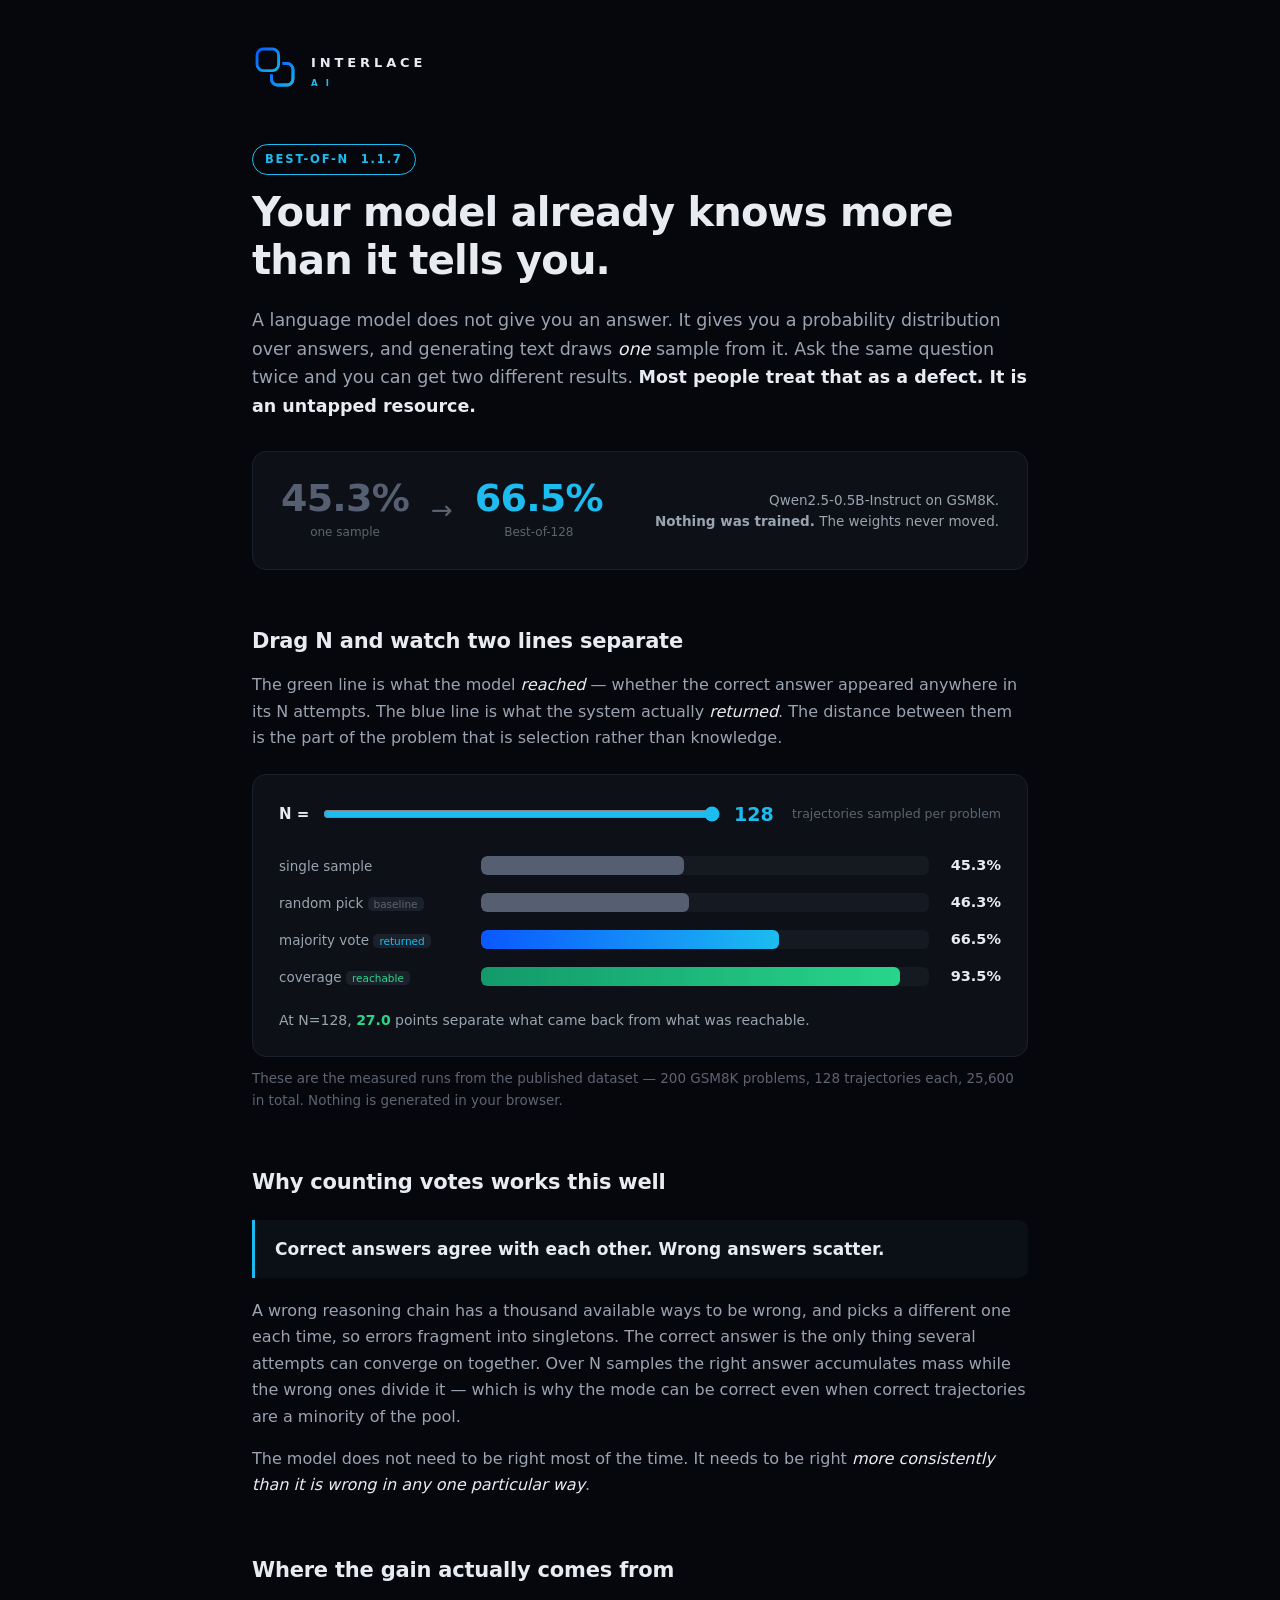
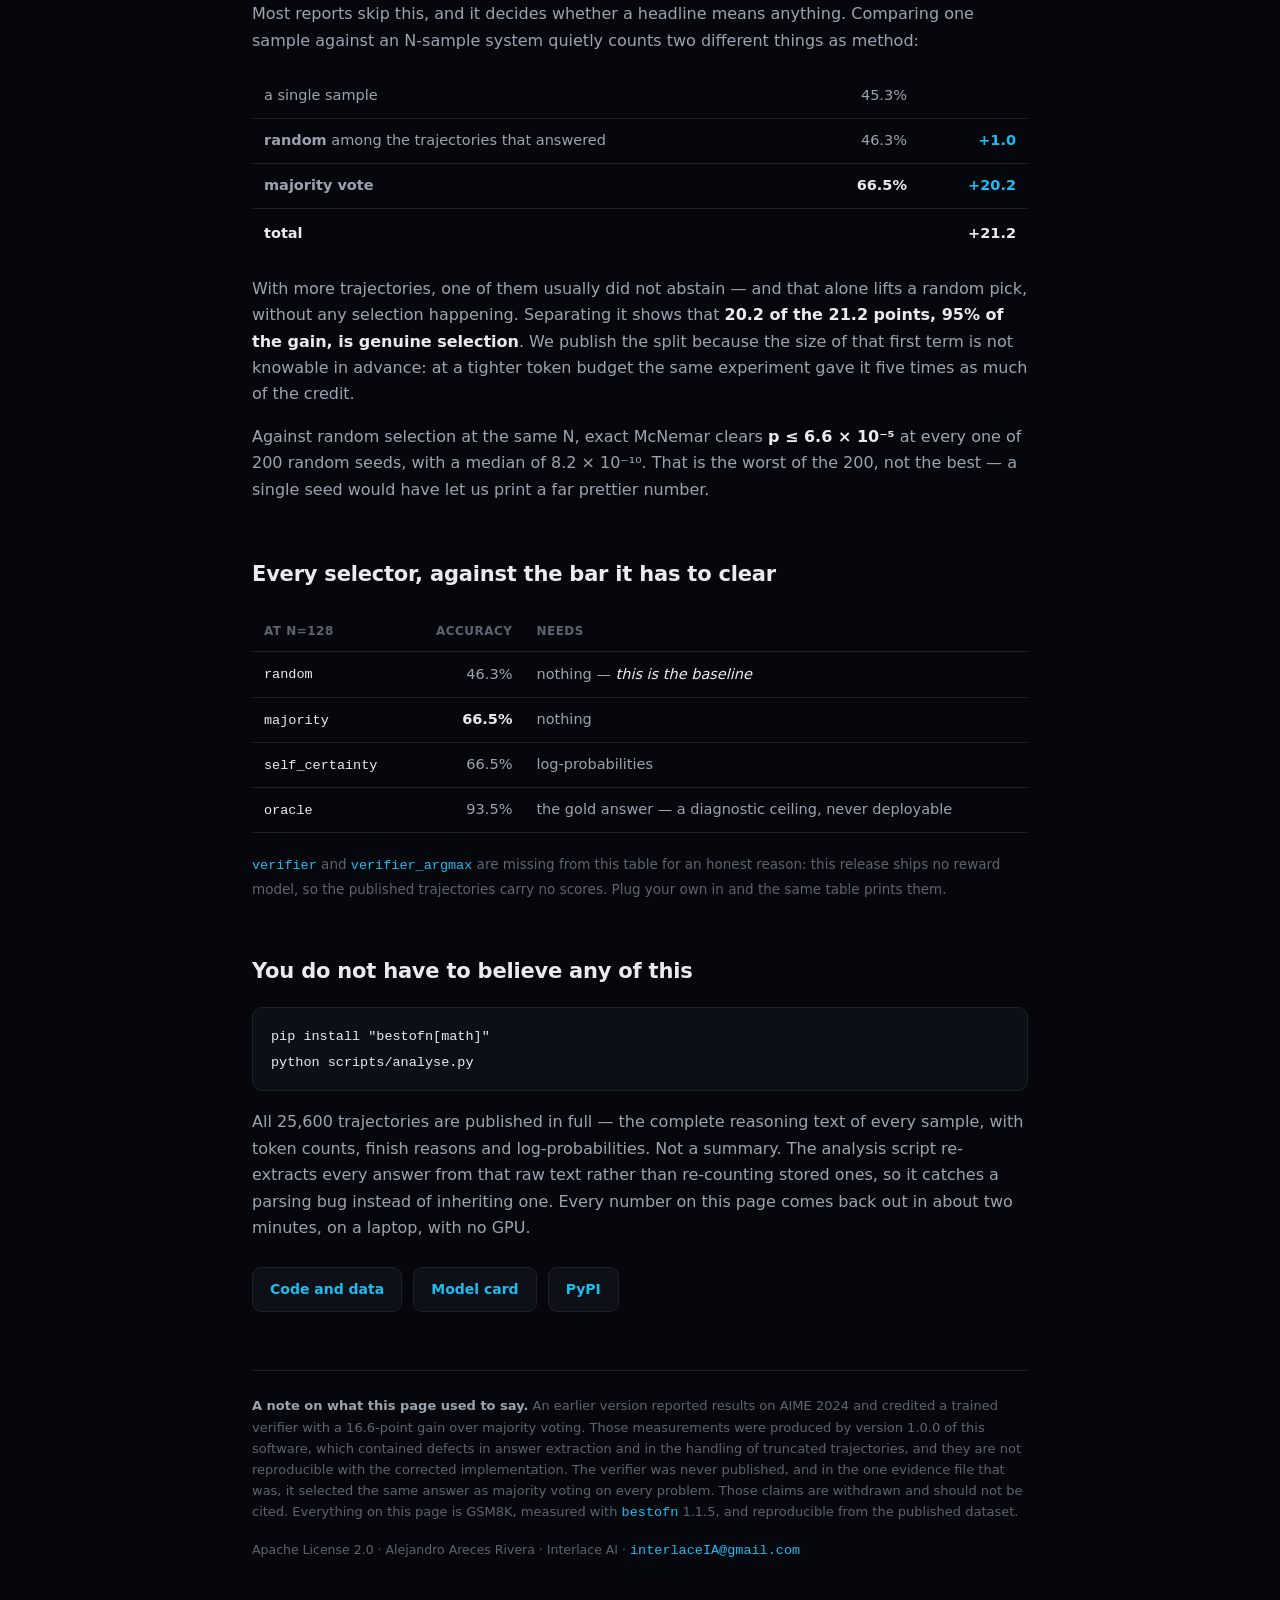
<file: best-of-n/space/index.html>
<!doctype html>
<html lang="en">
<head>
<meta charset="utf-8">
<meta name="viewport" content="width=device-width, initial-scale=1">
<title>Best-of-N 1.1.7 — Interlace AI</title>
<link rel="stylesheet" href="style.css">
</head>
<body>

<header>
  <div class="mark" aria-hidden="true">
    <svg viewBox="0 0 64 64" width="46" height="46" fill="none">
      <defs><linearGradient id="ig" x1="0" y1="0" x2="1" y2="1">
        <stop offset="0" stop-color="#0a58ff"/><stop offset="1" stop-color="#12b6e8"/>
      </linearGradient>
      <mask id="weave"><rect width="64" height="64" fill="#fff"/>
        <rect x="21.5" y="21.5" width="21" height="21" rx="6" fill="#000"/></mask></defs>
      <rect x="7" y="7" width="30" height="30" rx="8.5" stroke="url(#ig)" stroke-width="4"/>
      <g mask="url(#weave)">
        <rect x="27" y="27" width="30" height="30" rx="8.5" stroke="url(#ig)" stroke-width="4"/>
      </g>
      <rect x="27" y="27" width="30" height="30" rx="8.5" stroke="url(#ig)" stroke-width="4"
            mask="url(#weave)"/>
    </svg>
  </div>
  <div>
    <div class="word">INTERLACE</div>
    <div class="sub">A I</div>
  </div>
</header>

<div class="vtag">BEST-OF-N&nbsp;&nbsp;1.1.7</div>
<h1>Your model already knows more than it tells you.</h1>

<p class="lede">
  A language model does not give you an answer. It gives you a probability
  distribution over answers, and generating text draws <em>one</em> sample from
  it. Ask the same question twice and you can get two different results.
  <strong>Most people treat that as a defect. It is an untapped resource.</strong>
</p>

<div class="headline">
  <div class="hcell">
    <div class="hnum grey" id="h-single">45.3%</div>
    <div class="hlab">one sample</div>
  </div>
  <div class="harrow">→</div>
  <div class="hcell">
    <div class="hnum blue" id="h-maj">66.5%</div>
    <div class="hlab">Best-of-128</div>
  </div>
  <div class="hnote">
    Qwen2.5-0.5B-Instruct on GSM8K.<br>
    <strong>Nothing was trained.</strong> The weights never moved.
  </div>
</div>

<!-- ------------------------------------------------------------------ -->
<h2>Drag N and watch two lines separate</h2>

<p>
  The green line is what the model <em>reached</em> — whether the correct
  answer appeared anywhere in its N attempts. The blue line is what the system
  actually <em>returned</em>. The distance between them is the part of the
  problem that is selection rather than knowledge.
</p>

<div class="panel">
  <div class="sliderow">
    <label for="n">N =</label>
    <input type="range" id="n" min="0" max="7" value="7" step="1">
    <output id="nval">128</output>
    <span class="hint">trajectories sampled per problem</span>
  </div>

  <div class="bars">
    <div class="barrow">
      <div class="blab">single sample</div>
      <div class="btrack"><div class="bfill grey" id="b-single"></div></div>
      <div class="bval" id="v-single">45.3%</div>
    </div>
    <div class="barrow">
      <div class="blab">random pick <span class="tag">baseline</span></div>
      <div class="btrack"><div class="bfill grey" id="b-rnd"></div></div>
      <div class="bval" id="v-rnd">46.3%</div>
    </div>
    <div class="barrow">
      <div class="blab">majority vote <span class="tag blue">returned</span></div>
      <div class="btrack"><div class="bfill blue" id="b-maj"></div></div>
      <div class="bval" id="v-maj">66.5%</div>
    </div>
    <div class="barrow">
      <div class="blab">coverage <span class="tag green">reachable</span></div>
      <div class="btrack"><div class="bfill green" id="b-cov"></div></div>
      <div class="bval" id="v-cov">93.5%</div>
    </div>
  </div>

  <p class="gap">
    At N=<span id="g-n">128</span>, <strong id="g-gap">27.0</strong> points
    separate what came back from what was reachable.
  </p>
</div>

<p class="caption">
  These are the measured runs from the published dataset — 200 GSM8K problems,
  128 trajectories each, 25,600 in total. Nothing is generated in your browser.
</p>

<!-- ------------------------------------------------------------------ -->
<h2>Why counting votes works this well</h2>

<blockquote>Correct answers agree with each other. Wrong answers scatter.</blockquote>

<p>
  A wrong reasoning chain has a thousand available ways to be wrong, and picks
  a different one each time, so errors fragment into singletons. The correct
  answer is the only thing several attempts can converge on together. Over N
  samples the right answer accumulates mass while the wrong ones divide it —
  which is why the mode can be correct even when correct trajectories are a
  minority of the pool.
</p>

<p>
  The model does not need to be right most of the time. It needs to be right
  <em>more consistently than it is wrong in any one particular way</em>.
</p>

<!-- ------------------------------------------------------------------ -->
<h2>Where the gain actually comes from</h2>

<p>
  Most reports skip this, and it decides whether a headline means anything.
  Comparing one sample against an N-sample system quietly counts two different
  things as method:
</p>

<table>
  <tr><td>a single sample</td><td class="num">45.3%</td><td></td></tr>
  <tr><td><strong>random</strong> among the trajectories that answered</td>
      <td class="num">46.3%</td><td class="num delta">+1.0</td></tr>
  <tr><td><strong>majority vote</strong></td>
      <td class="num strong">66.5%</td><td class="num delta strong">+20.2</td></tr>
  <tr class="total"><td>total</td><td></td><td class="num">+21.2</td></tr>
</table>

<p>
  With more trajectories, one of them usually did not abstain — and that alone
  lifts a random pick, without any selection happening. Separating it shows
  that <strong>20.2 of the 21.2 points, 95% of the gain, is genuine
  selection</strong>. We publish the split because the size of that first term
  is not knowable in advance: at a tighter token budget the same experiment
  gave it five times as much of the credit.
</p>

<p>
  Against random selection at the same N, exact McNemar clears
  <strong>p&nbsp;≤&nbsp;6.6&nbsp;×&nbsp;10⁻⁵</strong> at every one of 200 random
  seeds, with a median of 8.2&nbsp;×&nbsp;10⁻¹⁰. That is the worst of the 200,
  not the best — a single seed would have let us print a far prettier number.
</p>

<!-- ------------------------------------------------------------------ -->
<h2>Every selector, against the bar it has to clear</h2>

<table class="sel">
  <tr><th>at N=128</th><th class="num">accuracy</th><th>needs</th></tr>
  <tr><td><code>random</code></td><td class="num">46.3%</td>
      <td>nothing — <em>this is the baseline</em></td></tr>
  <tr><td><code>majority</code></td><td class="num strong">66.5%</td>
      <td>nothing</td></tr>
  <tr><td><code>self_certainty</code></td><td class="num">66.5%</td>
      <td>log-probabilities</td></tr>
  <tr><td><code>oracle</code></td><td class="num">93.5%</td>
      <td>the gold answer — a diagnostic ceiling, never deployable</td></tr>
</table>

<p class="caption">
  <code>verifier</code> and <code>verifier_argmax</code> are missing from this
  table for an honest reason: this release ships no reward model, so the
  published trajectories carry no scores. Plug your own in and the same table
  prints them.
</p>

<!-- ------------------------------------------------------------------ -->
<h2>You do not have to believe any of this</h2>

<pre><code>pip install "bestofn[math]"
python scripts/analyse.py</code></pre>

<p>
  All 25,600 trajectories are published in full — the complete reasoning text
  of every sample, with token counts, finish reasons and log-probabilities. Not
  a summary. The analysis script re-extracts every answer from that raw text
  rather than re-counting stored ones, so it catches a parsing bug instead of
  inheriting one. Every number on this page comes back out in about two
  minutes, on a laptop, with no GPU.
</p>

<div class="links">
  <a href="https://github.com/voidlinestudios12-jpg/Interlace-AI">Code and data</a>
  <a href="https://huggingface.co/InterlaceAI/best-of-n">Model card</a>
  <a href="https://pypi.org/project/bestofn/">PyPI</a>
</div>

<footer>
  <p>
    <strong>A note on what this page used to say.</strong> An earlier version
    reported results on AIME 2024 and credited a trained verifier with a
    16.6-point gain over majority voting. Those measurements were produced by
    version 1.0.0 of this software, which contained defects in answer
    extraction and in the handling of truncated trajectories, and they are not
    reproducible with the corrected implementation. The verifier was never
    published, and in the one evidence file that was, it selected the same
    answer as majority voting on every problem. Those claims are withdrawn and
    should not be cited. Everything on this page is GSM8K, measured with
    <code>bestofn</code> 1.1.5, and reproducible from the published dataset.
  </p>
  <p class="fine">
    Apache License 2.0 · Alejandro Areces Rivera · Interlace AI ·
    <code>interlaceIA@gmail.com</code>
  </p>
</footer>

<script>
const CURVE = [
 {n:1,   maj:45.34, cov:45.34, rnd:45.34},
 {n:2,   maj:46.50, cov:56.94, rnd:46.43},
 {n:4,   maj:52.96, cov:66.44, rnd:46.13},
 {n:8,   maj:58.29, cov:75.00, rnd:46.25},
 {n:16,  maj:61.77, cov:81.65, rnd:46.07},
 {n:32,  maj:64.03, cov:86.79, rnd:46.45},
 {n:64,  maj:65.55, cov:90.56, rnd:46.15},
 {n:128, maj:66.50, cov:93.50, rnd:46.32}
];
const SINGLE = 45.34;

const el = id => document.getElementById(id);
const slider = el("n");

function pct(v){ return v.toFixed(1) + "%"; }

function render(){
  const r = CURVE[+slider.value];
  el("nval").textContent = r.n;
  el("g-n").textContent  = r.n;
  el("g-gap").textContent = (r.cov - r.maj).toFixed(1);

  const set = (bar, val, value) => {
    el(bar).style.width = value + "%";
    el(val).textContent = pct(value);
  };
  set("b-single", "v-single", SINGLE);
  set("b-rnd", "v-rnd", r.rnd);
  set("b-maj", "v-maj", r.maj);
  set("b-cov", "v-cov", r.cov);
}

slider.addEventListener("input", render);
render();
</script>

</body>
</html>
</file>
<file: best-of-n/space/style.css>
:root{
  --bg:#06070d; --panel:#0d1017; --line:#1b212b;
  --ink:#e8ecf1; --dim:#9aa4b0; --faint:#5c6470;
  --blue:#1cbcf0; --green:#28d58b; --grey:#565e72;
}
*{box-sizing:border-box}
body{
  margin:0 auto; padding:44px 22px 80px; max-width:820px;
  background:var(--bg); color:var(--ink);
  font:16px/1.65 "Segoe UI",Inter,system-ui,-apple-system,sans-serif;
  -webkit-font-smoothing:antialiased;
}
header{display:flex;align-items:center;gap:13px;margin-bottom:46px}
.word{font-weight:700;letter-spacing:.30em;font-size:13px}
.sub{font-weight:700;letter-spacing:.30em;font-size:8.5px;color:var(--blue);margin-top:2px}

h1{font-size:clamp(28px,5vw,40px);line-height:1.18;margin:0 0 22px;letter-spacing:-.02em}
h2{font-size:21px;margin:54px 0 14px;letter-spacing:-.01em}
p{color:var(--dim);margin:0 0 16px}
p strong,li strong{color:var(--ink)}
em{color:var(--ink);font-style:italic}
.lede{font-size:17.5px;color:var(--dim)}
.caption{font-size:13.5px;color:var(--faint);margin-top:10px}

/* ---------------------------------------------------------- headline */
.headline{
  display:flex;align-items:center;gap:22px;flex-wrap:wrap;
  background:var(--panel);border:1px solid var(--line);border-radius:14px;
  padding:26px 28px;margin:30px 0 6px;
}
.hcell{text-align:center}
.hnum{font-size:38px;font-weight:800;letter-spacing:-.02em;line-height:1.1}
.hnum.grey{color:var(--grey)} .hnum.blue{color:var(--blue)}
.hlab{font-size:12px;color:var(--faint);margin-top:3px}
.harrow{font-size:26px;color:var(--faint)}
.hnote{font-size:13.5px;color:var(--dim);margin-left:auto;line-height:1.5;text-align:right}

/* ------------------------------------------------------------- panel */
.panel{
  background:var(--panel);border:1px solid var(--line);border-radius:14px;
  padding:24px 26px;margin:22px 0 4px;
}
.sliderow{display:flex;align-items:center;gap:12px;flex-wrap:wrap;margin-bottom:24px}
.sliderow label{font-weight:600;font-size:15px}
.sliderow output{font-weight:800;font-size:19px;color:var(--blue);min-width:46px}
.hint{font-size:12.5px;color:var(--faint)}
input[type=range]{flex:1;min-width:190px;accent-color:var(--blue);height:22px}

.barrow{display:flex;align-items:center;gap:12px;margin-bottom:13px}
.blab{width:190px;font-size:13.5px;color:var(--dim);flex-shrink:0}
.tag{font-size:10.5px;padding:1px 6px;border-radius:5px;background:#1b212b;color:var(--faint)}
.tag.blue{color:var(--blue)} .tag.green{color:var(--green)}
.btrack{flex:1;height:19px;background:#141922;border-radius:6px;overflow:hidden;min-width:80px}
.bfill{height:100%;border-radius:6px;transition:width .32s cubic-bezier(.4,0,.2,1)}
.bfill.grey{background:var(--grey)}
.bfill.blue{background:linear-gradient(90deg,#0a58ff,var(--blue))}
.bfill.green{background:linear-gradient(90deg,#12996a,var(--green))}
.bval{width:60px;text-align:right;font-weight:700;font-size:14.5px;flex-shrink:0}
.gap{margin:20px 0 0;font-size:14px;color:var(--dim)}
.gap strong{color:var(--green)}

/* ------------------------------------------------------------ blocks */
blockquote{
  margin:20px 0;padding:15px 20px;border-left:3px solid var(--blue);
  background:#0b0f16;border-radius:0 9px 9px 0;
  font-size:17px;font-weight:600;color:var(--ink);
}
table{width:100%;border-collapse:collapse;margin:20px 0;font-size:14.5px}
td,th{padding:10px 12px;border-bottom:1px solid var(--line);color:var(--dim);text-align:left}
th{color:var(--faint);font-size:12px;font-weight:600;letter-spacing:.04em;text-transform:uppercase}
td.num,th.num{text-align:right;font-variant-numeric:tabular-nums}
td.strong{color:var(--ink);font-weight:700}
td.delta{color:var(--blue);font-weight:600}
tr.total td{border-bottom:none;color:var(--ink);font-weight:700;padding-top:13px}
table.sel code{color:var(--ink)}

pre{
  background:#0b0f16;border:1px solid var(--line);border-radius:10px;
  padding:15px 18px;overflow-x:auto;margin:18px 0;
}
code{font-family:ui-monospace,"Cascadia Code",Consolas,monospace;font-size:13.5px;color:var(--blue)}
pre code{color:var(--ink)}

.links{display:flex;gap:11px;flex-wrap:wrap;margin:26px 0 0}
.links a{
  padding:10px 17px;border:1px solid var(--line);border-radius:9px;
  background:var(--panel);color:var(--blue);text-decoration:none;
  font-size:14px;font-weight:600;transition:border-color .15s,background .15s;
}
.links a:hover{border-color:var(--blue);background:#101725}

footer{margin-top:58px;padding-top:24px;border-top:1px solid var(--line)}
footer p{font-size:13px;color:var(--faint);line-height:1.62}
footer strong{color:var(--dim)}
.fine{margin-top:16px;font-size:12.5px}

@media (max-width:620px){
  .blab{width:128px;font-size:12.5px}
  .hnote{margin-left:0;text-align:left;width:100%}
  .headline{gap:16px}
  .hnum{font-size:31px}
}

/* The version, where nobody can miss it. "Best-of-N" alone does not
   say which Best-of-N, and the 1.0 line is withdrawn. */
.vtag{display:inline-block;margin:0 0 14px;padding:5px 12px;
  border:1px solid var(--blue);border-radius:999px;color:var(--blue);
  font-size:11.5px;font-weight:800;letter-spacing:.16em}
</file>
